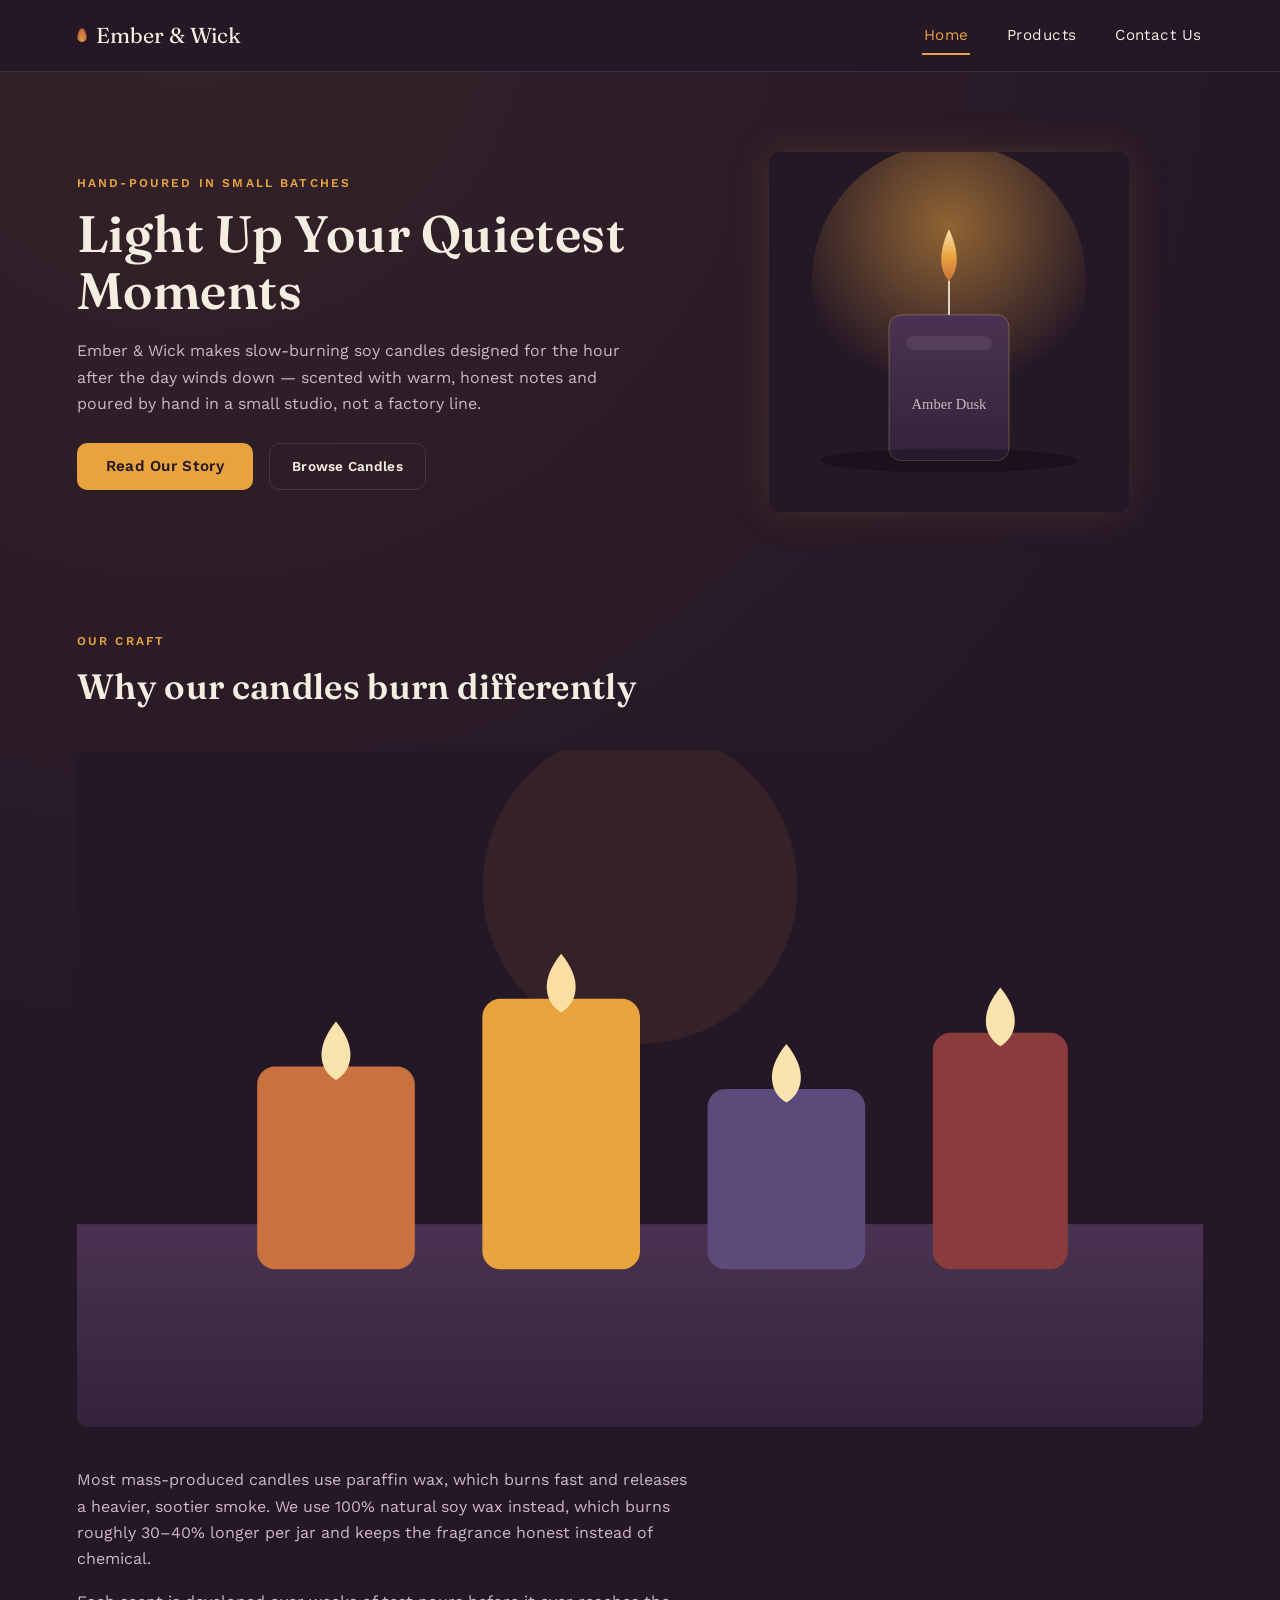
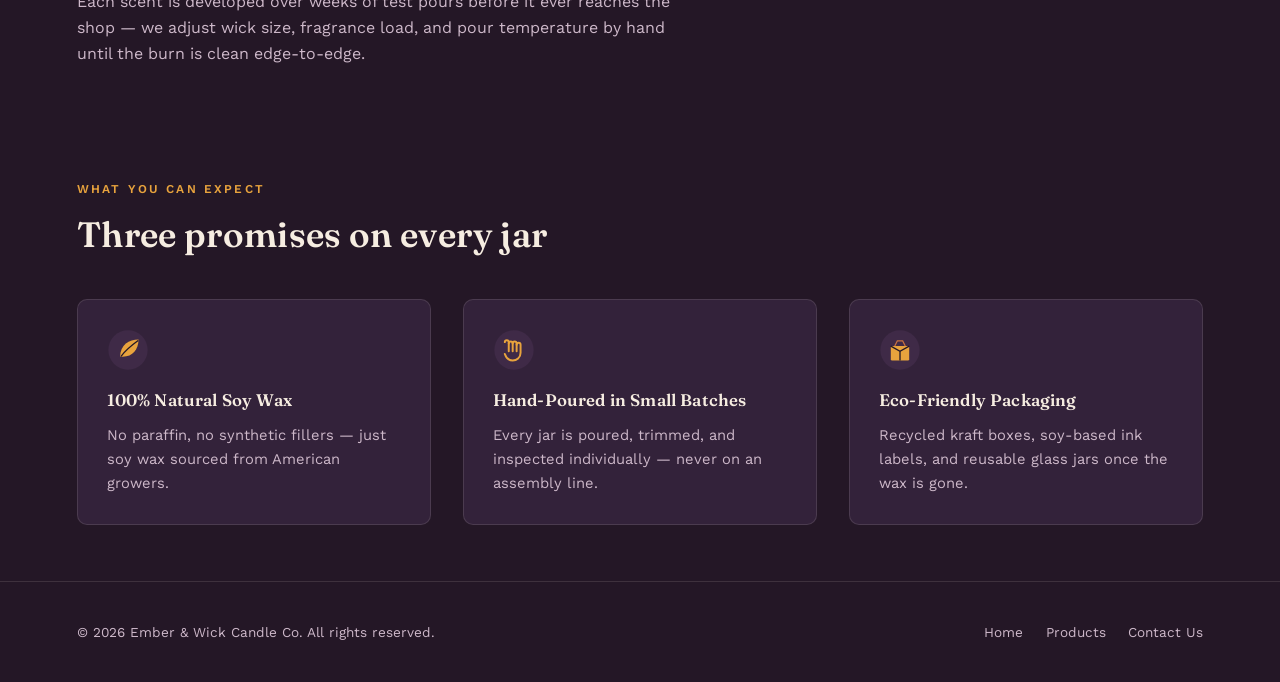
<file: index.html>
<!DOCTYPE html>
<html lang="en">
<head>
  <!-- character encoding and responsive viewport -->
  <meta charset="UTF-8">
  <meta name="viewport" content="width=device-width, initial-scale=1.0">
  <title>Ember & Wick — Hand-Poured Soy Candles</title>
  <!-- Google Fonts: display serif for headings, humanist sans for body -->
  <link rel="preconnect" href="https://fonts.googleapis.com">
  <link href="https://fonts.googleapis.com/css2?family=Fraunces:wght@500;600;700&family=Work+Sans:wght@400;500;600&display=swap" rel="stylesheet">
  <!-- shared stylesheet for all three pages -->
  <link rel="stylesheet" href="style.css">
</head>
<body>
  <!-- Nazifa Afroze - 2221823 -->

  <!-- ===== HEADER (same on all 3 pages) ===== -->
  <header class="site-header">
    <div class="brand">
      <span class="flame"></span>
      Ember &amp; Wick
    </div>
    <!-- navigation bar with hover effect, required on all pages -->
    <nav class="nav-bar">
      <ul>
        <li><a href="index.html" class="active">Home</a></li>
        <li><a href="products.html">Products</a></li>
        <li><a href="contact.html">Contact Us</a></li>
      </ul>
    </nav>
  </header>

  <!-- ===== HERO SECTION — uses display:flex ===== -->
  <section class="hero">
    <div class="hero-text">
      <p class="section-eyebrow">Hand-Poured in Small Batches</p>
      <h1>Light Up Your Quietest Moments</h1>
      <p>
        Ember &amp; Wick makes slow-burning soy candles designed for the hour after the day winds down —
        scented with warm, honest notes and poured by hand in a small studio, not a factory line.
      </p>
      <div class="hero-actions">
        <!-- BUTTON 1: uses onclick to run toggleReadMore() from script.js -->
        <button class="btn btn-primary" id="readMoreBtn" onclick="toggleReadMore()">Read Our Story</button>
        <a href="products.html" class="btn btn-outline">Browse Candles</a>
      </div>
      <!-- hidden block revealed by the Read More button -->
      <div id="readMoreBlock">
        <p>
          We started Ember &amp; Wick in 2021 with two pots, a kitchen table, and a stubborn belief that
          candles should smell like something you actually remember — cedar after rain, a fig tree in
          August, salt air off an evening tide. Every candle is still poured, labelled, and packed by hand.
        </p>
      </div>
    </div>
    <div class="hero-image">
      <img src="images/hero-candle.svg" alt="Illustration of a glowing amber soy candle in a dark glass jar" width="360">
    </div>
  </section>

  <!-- ===== ABOUT SECTION ===== -->
  <section class="section">
    <div class="section-heading">
      <p class="section-eyebrow">Our Craft</p>
      <h2>Why our candles burn differently</h2>
    </div>
    <div style="display:flex; gap:2.5rem; flex-wrap:wrap; align-items:center;">
      <img src="images/about-workshop.svg" alt="Illustration of candles lined up on a wooden workbench" style="flex:1 1 320px; border-radius:10px;">
      <div style="flex:1 1 320px;">
        <p>
          Most mass-produced candles use paraffin wax, which burns fast and releases a heavier, sootier smoke.
          We use 100% natural soy wax instead, which burns roughly 30–40% longer per jar and keeps the
          fragrance honest instead of chemical.
        </p>
        <p style="margin-top:1rem;">
          Each scent is developed over weeks of test pours before it ever reaches the shop — we adjust wick
          size, fragrance load, and pour temperature by hand until the burn is clean edge-to-edge.
        </p>
      </div>
    </div>
  </section>

  <!-- ===== FEATURE STRIP — also uses display:flex ===== -->
  <section class="section">
    <div class="section-heading">
      <p class="section-eyebrow">What You Can Expect</p>
      <h2>Three promises on every jar</h2>
    </div>
    <div class="feature-strip">
      <div class="feature-card">
        <img src="images/icon-leaf.svg" alt="Leaf icon representing natural soy wax">
        <h3>100% Natural Soy Wax</h3>
        <p>No paraffin, no synthetic fillers — just soy wax sourced from American growers.</p>
      </div>
      <div class="feature-card">
        <img src="images/icon-hand.svg" alt="Hand icon representing hand-pouring">
        <h3>Hand-Poured in Small Batches</h3>
        <p>Every jar is poured, trimmed, and inspected individually — never on an assembly line.</p>
      </div>
      <div class="feature-card">
        <img src="images/icon-eco.svg" alt="Box icon representing eco-friendly packaging">
        <h3>Eco-Friendly Packaging</h3>
        <p>Recycled kraft boxes, soy-based ink labels, and reusable glass jars once the wax is gone.</p>
      </div>
    </div>
  </section>

  <!-- ===== FOOTER (same on all 3 pages) ===== -->
  <footer class="site-footer">
    <p>&copy; 2026 Ember &amp; Wick Candle Co. All rights reserved.</p>
    <div class="footer-links">
      <a href="index.html">Home</a>
      <a href="products.html">Products</a>
      <a href="contact.html">Contact Us</a>
    </div>
  </footer>

  <!-- shared JavaScript file -->
  <script src="script.js"></script>
</body>
</html>
</file>
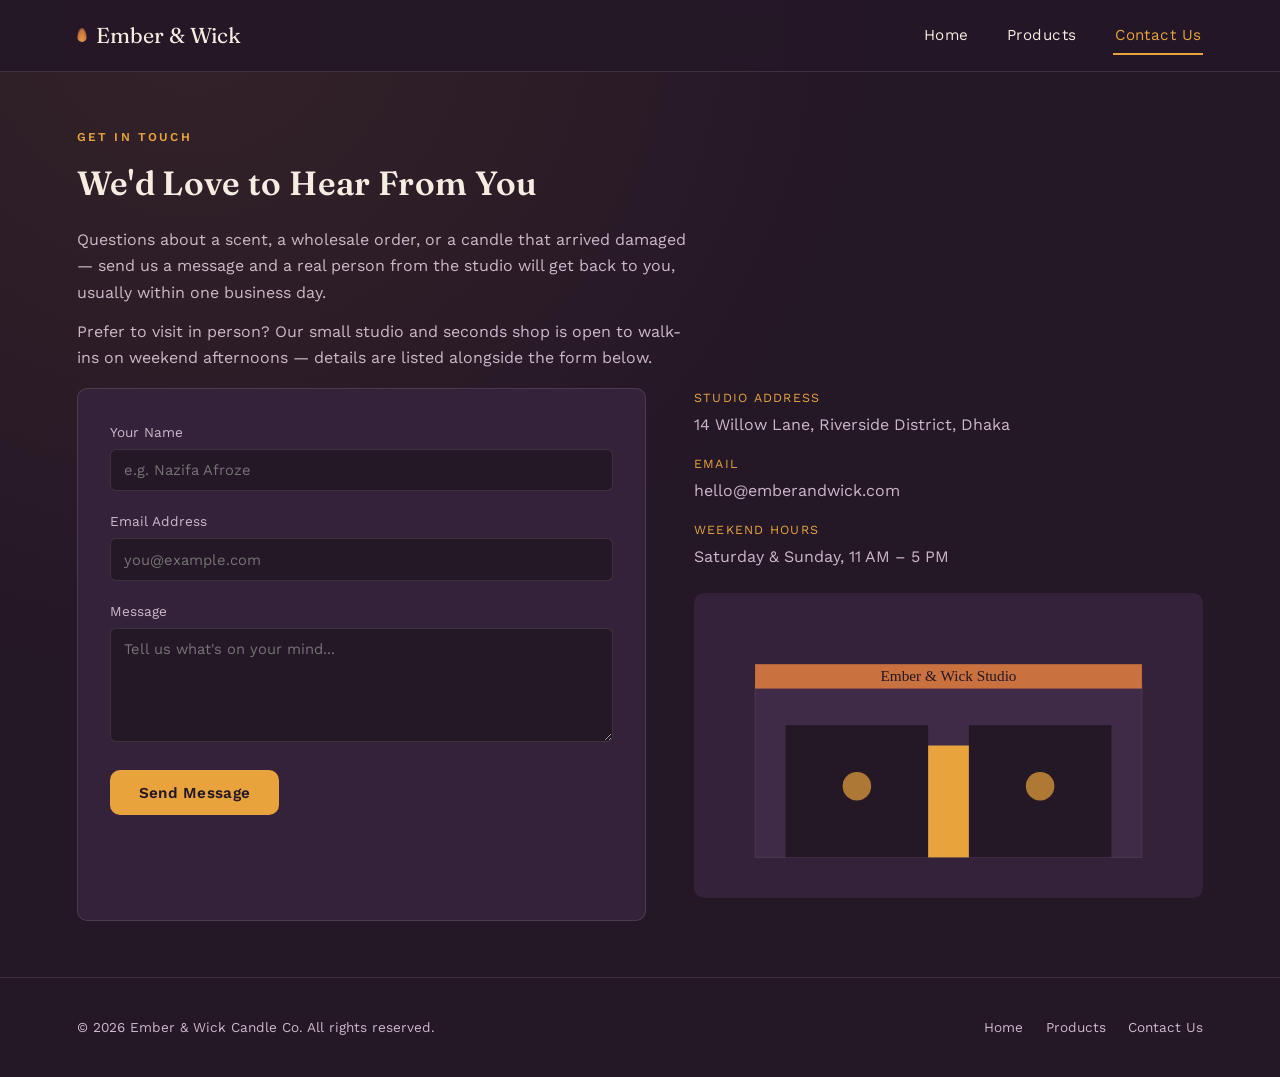
<file: contact.html>
<!DOCTYPE html>
<html lang="en">
<head>
  <!-- character encoding and responsive viewport -->
  <meta charset="UTF-8">
  <meta name="viewport" content="width=device-width, initial-scale=1.0">
  <title>Contact Us — Ember & Wick</title>
  <link rel="preconnect" href="https://fonts.googleapis.com">
  <link href="https://fonts.googleapis.com/css2?family=Fraunces:wght@500;600;700&family=Work+Sans:wght@400;500;600&display=swap" rel="stylesheet">
  <!-- shared stylesheet for all three pages -->
  <link rel="stylesheet" href="style.css">
</head>
<body>
  <!-- Nazifa Afroze - 2221823 -->

  <!-- ===== HEADER (same on all 3 pages) ===== -->
  <header class="site-header">
    <div class="brand">
      <span class="flame"></span>
      Ember &amp; Wick
    </div>
    <!-- navigation bar with hover effect, required on all pages -->
    <nav class="nav-bar">
      <ul>
        <li><a href="index.html">Home</a></li>
        <li><a href="products.html">Products</a></li>
        <li><a href="contact.html" class="active">Contact Us</a></li>
      </ul>
    </nav>
  </header>

  <!-- ===== PAGE INTRO ===== -->
  <section class="section" style="padding-bottom:1rem;">
    <p class="section-eyebrow">Get In Touch</p>
    <h1 style="margin:0.5rem 0 1rem; font-size:2.1rem;">We'd Love to Hear From You</h1>
    <p>
      Questions about a scent, a wholesale order, or a candle that arrived damaged — send us a message
      and a real person from the studio will get back to you, usually within one business day.
    </p>
    <p style="margin-top:0.8rem;">
      Prefer to visit in person? Our small studio and seconds shop is open to walk-ins on weekend
      afternoons — details are listed alongside the form below.
    </p>
  </section>

  <!-- ===== CONTACT FORM + INFO ===== -->
  <section class="section" style="padding-top:0;">
    <div class="contact-wrap">

      <!-- contact form -->
      <form class="contact-form">
        <label for="nameInput">Your Name</label>
        <input type="text" id="nameInput" placeholder="e.g. Nazifa Afroze">

        <label for="emailInput">Email Address</label>
        <input type="email" id="emailInput" placeholder="you@example.com">

        <label for="messageInput">Message</label>
        <textarea id="messageInput" rows="5" placeholder="Tell us what's on your mind..."></textarea>

        <!-- BUTTON: onclick calls sendMessage() from script.js, passing the click event -->
        <button type="submit" class="btn btn-primary" onclick="sendMessage(event)">Send Message</button>

        <!-- confirmation text shown after the button is clicked -->
        <p id="formResponse"></p>
      </form>

      <!-- studio info + image -->
      <div class="contact-info">
        <div class="info-row">
          <span class="label">Studio Address</span>
          <p>14 Willow Lane, Riverside District, Dhaka</p>
        </div>
        <div class="info-row">
          <span class="label">Email</span>
          <p>hello@emberandwick.com</p>
        </div>
        <div class="info-row">
          <span class="label">Weekend Hours</span>
          <p>Saturday &amp; Sunday, 11 AM – 5 PM</p>
        </div>
        <img src="images/contact-studio.svg" alt="Illustration of the Ember and Wick storefront with two glowing windows">
      </div>

    </div>
  </section>

  <!-- ===== FOOTER (same on all 3 pages) ===== -->
  <footer class="site-footer">
    <p>&copy; 2026 Ember &amp; Wick Candle Co. All rights reserved.</p>
    <div class="footer-links">
      <a href="index.html">Home</a>
      <a href="products.html">Products</a>
      <a href="contact.html">Contact Us</a>
    </div>
  </footer>

  <!-- shared JavaScript file -->
  <script src="script.js"></script>
</body>
</html>
</file>
<file: style.css>
/* =====================================================
   EMBER & WICK — Stylesheet
   Theme: "Candlelight at Dusk" — deep plum dusk background
   with warm amber glow accents, echoing the product itself.
   ===================================================== */

/* ---------- Design tokens ---------- */
:root {
  --bg-deep: #241726;        /* deep aubergine dusk background */
  --bg-panel: #33223a;       /* slightly lighter panel background */
  --bg-panel-light: #3f2a47; /* card / hover background */
  --glow-amber: #e8a33d;     /* candle-flame amber, primary accent */
  --glow-ember: #c9713f;     /* muted ember orange, secondary accent */
  --text-cream: #f6ede1;     /* warm cream text on dark background */
  --text-muted: #cdb8c9;     /* muted lavender-grey for secondary text */
  --border-soft: rgba(246, 237, 225, 0.12);

  --font-display: 'Fraunces', Georgia, 'Times New Roman', serif;
  --font-body: 'Work Sans', 'Segoe UI', Arial, sans-serif;

  --radius-soft: 10px;
  --shadow-glow: 0 0 40px rgba(232, 163, 61, 0.15);
}

/* ---------- Reset & base ---------- */
* {
  margin: 0;
  padding: 0;
  box-sizing: border-box;
}

html {
  scroll-behavior: smooth;
}

body {
  background-color: var(--bg-deep);
  color: var(--text-cream);
  font-family: var(--font-body);
  line-height: 1.65;
  background-image: radial-gradient(circle at 15% 0%, rgba(232, 163, 61, 0.08), transparent 45%);
}

img {
  max-width: 100%;
  display: block;
}

a {
  color: inherit;
  text-decoration: none;
}

h1, h2, h3 {
  font-family: var(--font-display);
  font-weight: 600;
  letter-spacing: 0.01em;
}

p {
  color: var(--text-muted);
  max-width: 62ch;
}

.section-eyebrow {
  text-transform: uppercase;
  letter-spacing: 0.18em;
  font-size: 0.75rem;
  color: var(--glow-amber);
  font-weight: 600;
}

/* ---------- Header & Navigation ---------- */
header.site-header {
  display: flex;
  align-items: center;
  justify-content: space-between;
  padding: 1.1rem 6%;
  background-color: rgba(36, 23, 38, 0.92);
  border-bottom: 1px solid var(--border-soft);
  position: sticky;
  top: 0;
  z-index: 50;
  backdrop-filter: blur(6px);
}

.brand {
  display: flex;
  align-items: center;
  gap: 0.6rem;
  font-family: var(--font-display);
  font-size: 1.35rem;
  color: var(--text-cream);
}

/* small flickering flame beside the logo — the page's signature motion */
.brand .flame {
  width: 10px;
  height: 14px;
  background: radial-gradient(ellipse at bottom, var(--glow-amber) 0%, var(--glow-ember) 60%, transparent 80%);
  border-radius: 50% 50% 50% 50% / 60% 60% 40% 40%;
  animation: flicker 2.4s ease-in-out infinite;
}

@keyframes flicker {
  0%, 100% { transform: scaleY(1) scaleX(1); opacity: 1; }
  25%      { transform: scaleY(1.08) scaleX(0.95); opacity: 0.9; }
  50%      { transform: scaleY(0.94) scaleX(1.05); opacity: 1; }
  75%      { transform: scaleY(1.05) scaleX(0.97); opacity: 0.85; }
}

nav.nav-bar ul {
  list-style: none;
  display: flex;
  gap: 2.2rem;
}

nav.nav-bar a {
  font-size: 0.95rem;
  letter-spacing: 0.03em;
  color: var(--text-cream);
  padding: 0.4rem 0.1rem;
  position: relative;
  transition: color 0.25s ease;
}

/* hover effect required by assignment: underline grows + colour warms on hover */
nav.nav-bar a::after {
  content: "";
  position: absolute;
  left: 0;
  bottom: -4px;
  width: 0%;
  height: 2px;
  background-color: var(--glow-amber);
  transition: width 0.3s ease;
}

nav.nav-bar a:hover {
  color: var(--glow-amber);
}

nav.nav-bar a:hover::after {
  width: 100%;
}

nav.nav-bar a.active {
  color: var(--glow-amber);
}

nav.nav-bar a.active::after {
  width: 100%;
}

/* ---------- Buttons ---------- */
.btn {
  display: inline-block;
  border: none;
  cursor: pointer;
  font-family: var(--font-body);
  font-weight: 600;
  letter-spacing: 0.02em;
  border-radius: var(--radius-soft);
  transition: transform 0.2s ease, box-shadow 0.2s ease, background-color 0.2s ease;
}

.btn-primary {
  background-color: var(--glow-amber);
  color: #241726;
  padding: 0.85rem 1.8rem;
  font-size: 0.95rem;
}

.btn-primary:hover {
  background-color: #f2b558;
  box-shadow: var(--shadow-glow);
  transform: translateY(-2px);
}

.btn-outline {
  background-color: transparent;
  color: var(--text-cream);
  border: 1px solid var(--border-soft);
  padding: 0.7rem 1.4rem;
  font-size: 0.85rem;
}

.btn-outline:hover {
  border-color: var(--glow-amber);
  color: var(--glow-amber);
}

/* ---------- Hero (Home page — uses display:flex) ---------- */
.hero {
  display: flex;
  align-items: center;
  justify-content: space-between;
  gap: 3rem;
  padding: 5rem 6% 4rem;
  flex-wrap: wrap;
}

.hero-text {
  flex: 1 1 420px;
}

.hero-text h1 {
  font-size: clamp(2.2rem, 4vw, 3.4rem);
  line-height: 1.1;
  margin: 0.8rem 0 1.2rem;
}

.hero-image {
  flex: 1 1 360px;
  display: flex;
  justify-content: center;
}

.hero-image img {
  border-radius: var(--radius-soft);
  box-shadow: var(--shadow-glow);
}

.hero-actions {
  display: flex;
  gap: 1rem;
  margin-top: 1.6rem;
  flex-wrap: wrap;
}

/* ---------- Generic section wrapper ---------- */
.section {
  padding: 3.5rem 6%;
}

.section-heading {
  margin-bottom: 2.2rem;
  max-width: 640px;
}

.section-heading h2 {
  font-size: clamp(1.6rem, 3vw, 2.2rem);
  margin-top: 0.4rem;
}

/* ---------- About / feature strip (Home page — also flex) ---------- */
.feature-strip {
  display: flex;
  gap: 2rem;
  flex-wrap: wrap;
}

.feature-card {
  flex: 1 1 240px;
  background-color: var(--bg-panel);
  border: 1px solid var(--border-soft);
  border-radius: var(--radius-soft);
  padding: 1.8rem;
  transition: background-color 0.25s ease, transform 0.25s ease;
}

.feature-card:hover {
  background-color: var(--bg-panel-light);
  transform: translateY(-4px);
}

.feature-card img {
  width: 42px;
  height: 42px;
  margin-bottom: 1rem;
}

.feature-card h3 {
  font-size: 1.05rem;
  margin-bottom: 0.5rem;
}

.feature-card p {
  font-size: 0.92rem;
}

/* ---------- Read More toggle block (Home page button demo) ---------- */
#readMoreBlock {
  display: none;
  margin-top: 1.4rem;
  padding: 1.2rem 1.4rem;
  background-color: var(--bg-panel);
  border-left: 3px solid var(--glow-amber);
  border-radius: 6px;
}
/* ---------- Product grid (Products page — uses display:grid) ---------- */
.product-grid {
  display: grid;
  grid-template-columns: repeat(auto-fit, minmax(250px, 1fr));
  gap: 2rem;
}

.product-card {
  background-color: var(--bg-panel);
  border: 1px solid var(--border-soft);
  border-radius: var(--radius-soft);
  overflow: hidden;
  display: flex;
  flex-direction: column;
  transition: transform 0.25s ease, box-shadow 0.25s ease;
}

.product-card:hover {
  transform: translateY(-5px);
  box-shadow: var(--shadow-glow);
}

.product-card img {
  width: 100%;
  height: 190px;
  object-fit: cover;
  background-color: var(--bg-panel-light);
}

.product-info {
  padding: 1.2rem 1.3rem 1.5rem;
  display: flex;
  flex-direction: column;
  flex-grow: 1;
}

.product-info h3 {
  font-size: 1.05rem;
  margin-bottom: 0.3rem;
}

.product-info .scent-note {
  font-size: 0.82rem;
  color: var(--text-muted);
  margin-bottom: 0.7rem;
}

.product-info .price {
  color: var(--glow-amber);
  font-weight: 600;
  margin-bottom: 1rem;
}

.product-info .btn-primary {
  margin-top: auto;
  width: 100%;
  padding: 0.7rem;
  font-size: 0.85rem;
}

/* cart summary bar on products page */
.cart-summary {
  position: sticky;
  bottom: 1.2rem;
  margin: 2.5rem auto 0;
  max-width: 320px;
  background-color: var(--bg-panel-light);
  border: 1px solid var(--glow-amber);
  border-radius: 999px;
  padding: 0.8rem 1.4rem;
  text-align: center;
  font-size: 0.9rem;
  box-shadow: var(--shadow-glow);
}

/* ---------- Contact page ---------- */
.contact-wrap {
  display: flex;
  gap: 3rem;
  flex-wrap: wrap;
}

.contact-form {
  flex: 1 1 360px;
  background-color: var(--bg-panel);
  border: 1px solid var(--border-soft);
  border-radius: var(--radius-soft);
  padding: 2rem;
}

.contact-form label {
  display: block;
  font-size: 0.85rem;
  margin-bottom: 0.35rem;
  color: var(--text-muted);
}

.contact-form input,
.contact-form textarea {
  width: 100%;
  padding: 0.7rem 0.85rem;
  margin-bottom: 1.2rem;
  background-color: var(--bg-deep);
  border: 1px solid var(--border-soft);
  border-radius: 6px;
  color: var(--text-cream);
  font-family: var(--font-body);
  font-size: 0.92rem;
}

.contact-form input:focus,
.contact-form textarea:focus {
  outline: none;
  border-color: var(--glow-amber);
}

#formResponse {
  margin-top: 1rem;
  font-size: 0.88rem;
  color: var(--glow-amber);
  display: none;
}

.contact-info {
  flex: 1 1 300px;
}

.contact-info img {
  border-radius: var(--radius-soft);
  margin: 1.4rem 0;
}

.info-row {
  margin-bottom: 1rem;
}

.info-row span.label {
  display: block;
  font-size: 0.78rem;
  text-transform: uppercase;
  letter-spacing: 0.1em;
  color: var(--glow-amber);
  margin-bottom: 0.2rem;
}

/* ---------- Footer ---------- */
footer.site-footer {
  border-top: 1px solid var(--border-soft);
  padding: 2.4rem 6%;
  display: flex;
  align-items: center;
  justify-content: space-between;
  flex-wrap: wrap;
  gap: 1rem;
  color: var(--text-muted);
  font-size: 0.85rem;
}

footer.site-footer .footer-links {
  display: flex;
  gap: 1.4rem;
}

footer.site-footer .footer-links a {
  color: var(--text-muted);
  transition: color 0.25s ease;
}

footer.site-footer .footer-links a:hover {
  color: var(--glow-amber);
}

/* ---------- Responsive ---------- */
@media (max-width: 640px) {
  header.site-header {
    flex-direction: column;
    gap: 0.8rem;
  }

  nav.nav-bar ul {
    gap: 1.2rem;
    flex-wrap: wrap;
    justify-content: center;
  }

  .hero {
    text-align: center;
    justify-content: center;
  }

  .hero-actions {
    justify-content: center;
  }
}
</file>
